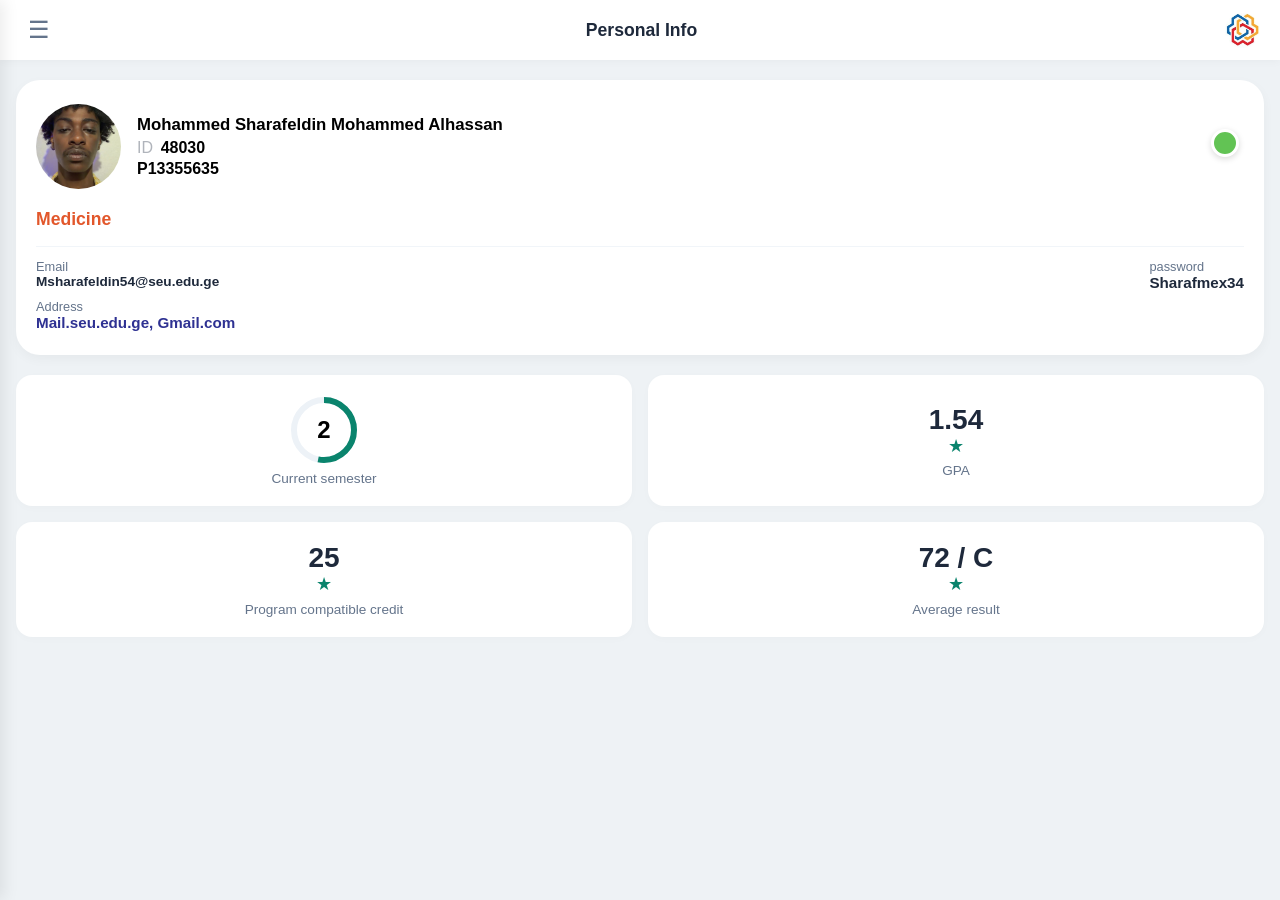
<file: personal-info.html>
<!DOCTYPE html>
<html lang="en">
<head>
   <meta charset="UTF-8">
    <meta name="viewport" content="width=device-width, initial-scale=1.0">
    <title>SEU Portal - Personal Info</title>
    <link rel="stylesheet" href="seu.css">
    <style>
        :root {
            --bg-dash: #eef2f5;
            --card-bg: #ffffff;
            --text-main: #1e293b;
            --text-muted: #64748b;
            --border-color: #e2e8f0;
            --orange-brand: #e2572b;
            --radius-lg: 24px;
        }
        * { box-sizing: border-box; margin: 0; padding: 0; font-family: -apple-system, sans-serif; }
        body { background-color: var(--bg-dash); min-height: 100vh; padding-top: 60px; }
        .hidden { display: none !important; }

        /* Navbar */
        .dash-navbar { background: #fff; display: flex; justify-content: space-between; align-items: center; padding: 0.75rem 1.25rem; box-shadow: 0 2px 8px rgba(0,0,0,0.03); position: fixed; top:0; left:0; right:0; height:60px; z-index: 100; }
        .menu-btn { font-size: 1.5rem; background: none; border: none; cursor: pointer; color: var(--text-muted); }
        .seu-dash-logo { width: 35px; height: 35px; border-radius: 50%; object-fit: cover; }

        /* Sidebar */
        .sidebar { position: fixed; top: 0; left: -280px; width: 280px; height: 100vh; background: #fff; box-shadow: 4px 0 15px rgba(0,0,0,0.08); z-index: 200; display: flex; flex-direction: column; transition: left 0.3s ease; }
        .sidebar.open { left: 0; }
        .sidebar-overlay { position: fixed; top: 0; left: 0; width: 100vw; height: 100vh; background: rgba(0,0,0,0.3); z-index: 150; }
        .sidebar-user-header { display: flex; justify-content: space-between; align-items: center; padding: 1.25rem; }
        .avatar-placeholder { width: 45px; height: 45px; border-radius: 50%; object-fit: cover; }
        .sidebar-menu-list { list-style: none; padding: 0 0.5rem; }
        .menu-item { padding: 0.75rem 1rem; display: flex; align-items: center; gap: 0.75rem; cursor: pointer; border-radius: 8px; color: #475569; }
        .menu-item.active { background: var(--orange-brand); color: #fff; }

        /* الهيدر الموزون للتلفون كربون من الصورتين المرفقتين */
        .personal-info-header {
            background-color: #fff;
            border-radius: var(--radius-lg);
            margin: 1.25rem 1rem;
            padding: 1.5rem 1.25rem;
            box-shadow: 0 4px 12px rgba(0,0,0,0.04);
            position: relative;
        }
        .profile-container-flex {
            display: flex;
            align-items: center;
            gap: 1rem;
            width: 100%;
            position: relative;
        }
        .profile-big-avatar {
            width: 85px;
            height: 85px;
            border-radius: 50%;
            object-fit: cover;
        }
        
        /* الدائرة الخضراء البعيدة المظبوطة مقاس تلفون */
        .status-dot-phone {
            position: absolute;
            right: 5px;
            top: 25px;
            width: 28px;
            height: 28px;
            background-color: #62c354;
            border-radius: 50%;
            border: 3px solid #fff;
            box-shadow: 0 2px 6px rgba(0,0,0,0.15);
        }
        .profile-text-block { display: flex; flex-direction: column; gap: 0.2rem; }
        .profile-text-block h2 { font-size: 1.05rem; font-weight: 700; color: #000; }
        
        /* الـ ID الشفاف والخطوط الغامقة الواضحة كربون */
        .id-label-transparent { font-size: 1rem; color: rgba(30, 41, 59, 0.35); font-weight: 500; }
        .id-value-dark { color: #000000; font-weight: 700; margin-left: 0.2rem; }
        .passport-value-dark { display: block; font-size: 1rem; color: #000000; font-weight: 700; }

        .profile-faculty-title { color: var(--orange-brand); font-weight: 700; font-size: 1.1rem; margin: 1.25rem 0 0.5rem 0; }
        .profile-details-row { display: flex; justify-content: space-between; margin-top: 1rem; border-top: 1px solid #f1f5f9; padding-top: 0.75rem; }
        .info-label { font-size: 0.8rem; color: var(--text-muted); }
        .info-value { font-size: 0.95rem; font-weight: 700; color: var(--text-main); }

        /* Stats Grid */
        .stats-grid { display: grid; grid-template-columns: repeat(2, 1fr); gap: 1rem; padding: 0 1rem 2rem 1rem; }
        .stat-card { background: #fff; border-radius: 16px; padding: 1.25rem; text-align: center; box-shadow: 0 2px 8px rgba(0,0,0,0.02); display: flex; flex-direction: column; align-items: center; justify-content: center; }
        .stat-number { font-size: 1.75rem; font-weight: 700; color: #1e293b; }
        .stat-star { color: #0a846d; font-size: 1.1rem; }
        .stat-sub { font-size: 0.85rem; font-weight: 500; color: var(--text-muted); margin-top: 0.4rem; }

        .progress-circle { position: relative; width: 70px; height: 70px; display: flex; align-items: center; justify-content: center; }
        .progress-circle svg { transform: rotate(-90deg); width: 100%; height: 100%; }
        .progress-circle circle { fill: none; stroke-width: 6; }
        .progress-circle .bg { stroke: #edf2f7; }
        .progress-circle .bar { stroke: #0a846d; stroke-dasharray: 220; stroke-dashoffset: 120; }
        .circle-text { position: absolute; font-size: 1.5rem; font-weight: 700; }
    </style>
</head>
<body>

    <nav class="dash-navbar">
        <button class="menu-btn" onclick="toggleSidebar()">☰</button>
        <span class="nav-center">Personal Info</span>
        <img src="seu-logo.png.jpg" alt="Profile" class="seu-dash-logo">
    </nav>

    <div class="sidebar-overlay hidden" id="sidebarOverlay" onclick="toggleSidebar()"></div>

    <aside class="sidebar" id="sidebarMenu">
        <div class="sidebar-user-header">
            <div class="user-info-block">
                <img src="WhatsApp Image 2026-06-28 at 13.19.16.jpeg" alt="Avatar" class="avatar-placeholder">
                <div class="user-names">
                    <span>Mohammed Sharafeldin Mohammed Alhassan </span>
                </div>
            </div>
            <button style="background:none; border:none; font-size:1.5rem; color:#94a3b8;" onclick="toggleSidebar()">×</button>
        </div>
        <ul class="sidebar-menu-list">
            <li class="menu-item" onclick="location.href='dashboard.html'">⚃ Dashboard</li>
            <li class="menu-item active" onclick="location.href='personal-info.html'">👤 Personal info. Doc. Logs</li>
        </ul>
    </aside>

    <div class="personal-info-header">
        <div class="profile-container-flex">
            <img src="WhatsApp Image 2026-06-28 at 13.19.16.jpeg" alt="Mohammed Sharafeldin" class="profile-big-avatar">
            
            <div class="profile-text-block">
                <h2>Mohammed Sharafeldin Mohammed Alhassan</h2>
                <div>
                    <span class="id-label-transparent">ID</span>
                    <span class="id-value-dark">48030</span>
                </div>
                <span class="passport-value-dark">P13355635</span>
            </div>

            <div class="status-dot-phone"></div>
        </div>
        
        <div class="profile-faculty-title">Medicine</div>
        
        <div class="profile-details-row">
            <div>
                <div class="info-label">Email</div>
                <div class="info-value" style="text-transform: none; font-size:0.85rem;">Msharafeldin54@seu.edu.ge</div>
            </div>
            <div>
                <div class="info-label">password</div>
                <div class="info-value">Sharafmex34</div>
            </div>
        </div>
        <div style="text-align: left; margin-top: 0.5rem;">
            <div class="info-label">Address</div>
            <div class="info-value" style="color: #2e3192;">Mail.seu.edu.ge, Gmail.com</div>
        </div>
    </div>

    <div class="stats-grid">
        <div class="stat-card">
            <div class="progress-circle">
                <svg><circle class="bg" cx="35" cy="35" r="30"></circle><circle class="bar" cx="35" cy="35" r="30"></circle></svg>
                <div class="circle-text">2</div>
            </div>
            <div class="stat-sub">Current semester</div>
        </div>
        <div class="stat-card">
            <div class="stat-number">1.54</div>
            <div class="stat-star">★</div>
            <div class="stat-sub">GPA</div>
        </div>
        <div class="stat-card">
            <div class="stat-number">25</div>
            <div class="stat-star">★</div>
            <div class="stat-sub">Program compatible credit</div>
        </div>
        <div class="stat-card">
            <div class="stat-number">72 / C</div>
            <div class="stat-star">★</div>
            <div class="stat-sub">Average result</div>
        </div>
    </div>

  <script>
    function toggleSidebar() {
        document.getElementById('sidebarMenu').classList.toggle('open');
        document.getElementById('sidebarOverlay').classList.toggle('hidden');
    }
</script>
</body>
</html>
</file>
<file: seu.css>
:root {
    --primary-color: #2e3192;
    --primary-hover: #1e2061;
    --bg-login: #f4f6f9;
    --bg-dash: #eef2f5;
    --card-bg: #ffffff;
    --text-main: #1e293b;
    --text-muted: #64748b;
    --border-color: #e2e8f0;
    --input-focus: #3b82f6;
    --shadow-md: 0 10px 25px -5px rgba(0, 0, 0, 0.05);
    --radius-lg: 24px;
    --radius-md: 12px;
    --text-green: #0a846d;
    --orange-brand: #e2572b;
    --icon-gray: #94a3b8; /* الرمادي الأنيق الموحد للأيقونات بدلاً من الإيموجي الملّون */
    --transition-smooth: all 0.3s cubic-bezier(0.4, 0, 0.2, 1);
}

* {
    box-sizing: border-box;
    margin: 0;
    padding: 0;
}

body.login-mode {
    background-color: var(--bg-login);
    display: flex;
    flex-direction: column;
    justify-content: space-between;
    align-items: center;
    padding: 2.5rem 1rem;
    min-height: 100vh;
    font-family: -apple-system, BlinkMacSystemFont, "Segoe UI", Roboto, Helvetica, Arial, sans-serif;
}

body.dashboard-mode {
    background-color: var(--bg-dash);
    display: block;
    min-height: 100vh;
    padding: 0;
    font-family: -apple-system, BlinkMacSystemFont, "Segoe UI", Roboto, Helvetica, Arial, sans-serif;
}

.hidden { display: none !important; }

/* ==========================================================================
   ستيلات الـ Sidebar وقسم الكبسولة حقت اللغات
   ========================================================================== */
.sidebar {
    position: fixed;
    top: 0;
    left: -280px;
    width: 280px;
    height: 100vh;
    background-color: #ffffff;
    box-shadow: 4px 0 15px rgba(0,0,0,0.08);
    z-index: 100;
    display: flex;
    flex-direction: column;
    transition: var(--transition-smooth);
    overflow-y: auto;
}

.sidebar.open {
    left: 0;
}

.sidebar-overlay {
    position: fixed;
    top: 0;
    left: 0;
    width: 100vw;
    height: 100vh;
    background-color: rgba(0,0,0,0.3);
    z-index: 99;
}

.sidebar-user-header {
    display: flex;
    justify-content: space-between;
    align-items: flex-start;
    padding: 1.25rem;
}

.user-info-block {
    display: flex;
    align-items: center;
    gap: 0.75rem;
}

.avatar-placeholder {
    width: 45px;
    height: 45px;
    border-radius: 50%;
    background-color: #cbd5e1;
    background-size: cover;
}

.user-names {
    display: flex;
    flex-direction: column;
}

.user-full-name {
    font-size: 0.95rem;
    font-weight: 700;
    color: #1e293b;
}

.user-last-name {
    font-size: 0.9rem;
    font-weight: 600;
    color: #334155;
}

.close-sidebar-btn {
    background: none;
    border: none;
    font-size: 1.5rem;
    color: #94a3b8;
    cursor: pointer;
}

.faculty-badge {
    font-size: 0.85rem;
    font-weight: 700;
    color: #334155;
    padding: 0.2rem 1.25rem 0.75rem 1.25rem;
}

.sidebar-menu-list {
    list-style: none;
    padding: 0 0.5rem;
    display: flex;
    flex-direction: column;
}

.menu-item {
    display: flex;
    align-items: center;
    padding: 0.75rem 0.75rem;
    font-size: 0.95rem;
    font-weight: 600;
    color: #475569;
    border-radius: 8px;
    cursor: pointer;
    position: relative;
}

.menu-item:hover { background-color: #f8fafc; }
.menu-item.active { background-color: var(--orange-brand); color: #ffffff; }

.menu-icon {
    margin-right: 0.75rem;
    font-size: 1.15rem;
    width: 22px;
    text-align: center;
    color: var(--icon-gray);
    display: inline-block;
}

.menu-item.active .menu-icon { color: #ffffff; }

.notif-badge {
    position: absolute;
    right: 12px;
    background-color: var(--orange-brand);
    color: white;
    font-size: 0.75rem;
    font-weight: 700;
    padding: 2px 6px;
    border-radius: 10px;
}
.menu-item.active .notif-badge { background-color: #ffffff; color: var(--orange-brand); }

.menu-divider {
    border-top: 1px dashed #cbd5e1;
    margin: 0.75rem 0.5rem;
    height: 0;
}

/* ستيل الكبسولة المطابق تماماً للصورة image_707b5d.png تحت الخط طوالي */
.sidebar-lang-pill-container {
    margin: 0.5rem 1rem 1.5rem 1rem;
    background-color: #f1f5f9; /* الخلفية الرمادية الفاتحة للحاوية */
    padding: 4px;
    border-radius: 30px;
    display: flex;
    align-items: center;
    gap: 4px;
}

.lang-pill-btn {
    flex: 1;
    display: flex;
    align-items: center;
    justify-content: center;
    gap: 0.5rem;
    padding: 0.6rem 0.75rem;
    font-size: 0.85rem;
    font-weight: 700;
    color: #334155;
    border: none;
    background: transparent;
    border-radius: 24px;
    cursor: pointer;
    transition: var(--transition-smooth);
}

.lang-pill-btn.active {
    background-color: #ffffff;
    box-shadow: 0 2px 6px rgba(0, 0, 0, 0.06);
    color: #1e293b;
}

.flag-pill-img {
    width: 18px;
    height: 18px;
    border-radius: 50%;
    object-fit: cover;
    display: inline-block;
}

/* ==========================================================================
   بقية ستيلات الصفحات (Login + Dashboard Content)
   ========================================================================== */
.portal-container { width: 100%; max-width: 400px; margin: auto; display: flex; flex-direction: column; align-items: center; }
.brand-header { text-align: center; margin-bottom: 1.5rem; }
.seu-real-logo { width: 95px; height: auto; display: block; margin: 0 auto; }
.brand-subtext { font-size: 0.8rem; font-weight: 700; color: var(--text-muted); text-transform: uppercase; letter-spacing: 0.1em; }
.portal-title { font-size: 1.75rem; font-weight: 700; color: var(--text-main); text-align: center; margin-bottom: 1.5rem; }
.login-card { background-color: var(--card-bg); width: 100%; padding: 2.5rem 2rem; border-radius: var(--radius-lg); box-shadow: var(--shadow-md); }
.form-group { margin-bottom: 1.25rem; }
.input-field { width: 100%; padding: 1.1rem 1.2rem; font-size: 1rem; border: 1px solid var(--border-color); border-radius: var(--radius-md); outline: none; }
.input-field:focus { border-color: var(--input-focus); }
.btn-submit { width: 100%; padding: 1rem; font-size: 1.05rem; font-weight: 600; color: #ffffff; background-color: var(--primary-color); border: none; border-radius: var(--radius-md); cursor: pointer; }
.btn-submit:hover { background-color: var(--primary-hover); }
.form-options { margin-top: 1.25rem; }
.link-forgot { font-size: 0.9rem; color: var(--text-muted); text-decoration: none; }
.link-forgot:hover { text-decoration: underline; color: var(--primary-color); }

.lang-switcher-container { display: flex; gap: 0.75rem; width: 100%; margin-top: 1.25rem; }
.btn-lang { flex: 1; display: flex; align-items: center; justify-content: center; gap: 0.6rem; padding: 0.9rem; background-color: var(--card-bg); border: 1px solid var(--border-color); border-radius: var(--radius-md); font-size: 0.95rem; font-weight: 500; cursor: pointer; }
.btn-lang.active { border: 2px solid var(--primary-color); color: var(--primary-color); font-weight: 600; }
.flag-circle { width: 22px; height: 22px; border-radius: 50%; object-fit: cover; }

.app-store-footer { display: flex; justify-content: center; gap: 0.6rem; margin-top: 2rem; width: 100%; }
.badge-link { display: flex; align-items: center; justify-content: center; text-decoration: none; transition: var(--transition-smooth); }
.badge-link:hover { transform: translateY(-2px); }
.store-badge-img { width: 130px; height: auto; object-fit: contain; display: block; }

.dash-navbar { background-color: #ffffff; display: flex; justify-content: space-between; align-items: center; padding: 0.75rem 1.25rem; box-shadow: 0 2px 8px rgba(0,0,0,0.03); position: sticky; top: 0; z-index: 10; }
.menu-btn { font-size: 1.5rem; background: none; border: none; cursor: pointer; color: var(--text-muted); padding: 0 0.5rem; }
.nav-center { font-size: 1.1rem; font-weight: 600; color: var(--text-main); }
.seu-dash-logo { width: 32px; height: auto; }

.dash-grid { display: grid; grid-template-columns: repeat(2, 1fr); gap: 1rem; padding: 1.25rem; max-width: 800px; margin: 0 auto; }
.grid-col-2 { grid-column: span 2; }
.dash-card { background-color: var(--card-bg); border-radius: 16px; padding: 1.25rem; box-shadow: 0 4px 12px rgba(0, 0, 0, 0.02); display: flex; flex-direction: column; }
.card-header { display: flex; justify-content: space-between; align-items: center; margin-bottom: 1rem; }
.card-title { font-size: 1.05rem; font-weight: 700; color: var(--text-main); }

.card-nav-btns { display: flex; gap: 0.5rem; }
.nav-arrow { width: 32px; height: 32px; border-radius: 50%; border: 1px solid #e2e8f0; background-color: #ffffff; color: #1e293b; font-size: 1.1rem; font-weight: 400; display: flex; align-items: center; justify-content: center; cursor: pointer; padding-bottom: 2px; transition: var(--transition-smooth); }
.nav-arrow:hover { background-color: #f8fafc; border-color: #cbd5e1; }

.timetable-content { display: flex; flex-direction: column; gap: 0.4rem; }
.time-row { display: flex; gap: 1rem; align-items: center; margin-bottom: 0.25rem; }
.time-badge { font-size: 1.4rem; font-weight: 700; color: var(--text-green); }
.day-badge { font-size: 1.2rem; font-weight: 600; }
.subject-title { font-size: 1.1rem; font-weight: 600; color: #334155; }
.prof-name, .room-info, .duration, .session-type { font-size: 0.9rem; color: var(--text-muted); }

.balance-content { text-align: left; }
.balance-amount { font-size: 2.2rem; font-weight: 700; color: #000; margin-bottom: 0.1rem; }
.currency { font-size: 0.95rem; color: var(--text-muted); font-weight: 600; margin-bottom: 1rem; }
.debt-section { border-top: 1px solid var(--border-color); padding-top: 0.75rem; }
.debt-title { font-size: 0.95rem; color: var(--text-main); font-weight: 600; }
.debt-amount { font-size: 1.3rem; font-weight: 700; margin-top: 0.2rem; }

.command-box { background-color: #fafafa; border: 1px solid var(--border-color); padding: 0.85rem; border-radius: 12px; }
.cmd-id { font-size: 0.85rem; font-weight: 600; color: var(--text-muted); }
.cmd-text { font-size: 0.95rem; font-weight: 600; color: #334155; margin: 0.25rem 0; }
.cmd-date { font-size: 0.8rem; color: #94a3b8; }
.card-dots { display: flex; justify-content: center; gap: 0.4rem; margin-top: 1rem; }
.dot { width: 6px; height: 6px; background-color: #cbd5e1; border-radius: 50%; }
.dot.active { background-color: var(--input-focus); width: 14px; border-radius: 4px; }

.messages-table, .assignments-table { width: 100%; border-collapse: collapse; text-align: left; font-size: 0.9rem; }
.messages-table th, .assignments-table th { color: #94a3b8; font-weight: 600; padding-bottom: 0.5rem; }
.messages-table td, .assignments-table td { padding: 0.75rem 0; border-bottom: 1px solid #f1f5f9; color: #334155; font-weight: 500; }
.bg-highlight { background-color: #f8fafc; }
.geo-text { text-align: right; }
.subject-cell { font-weight: 600; color: var(--primary-color); }

.floating-chat-btn { position: fixed; bottom: 20px; right: 20px; background-color: var(--orange-brand); width: 50px; height: 50px; border-radius: 50%; display: flex; align-items: center; justify-content: center; color: #fff; font-size: 1.4rem; box-shadow: 0 4px 12px rgba(226,87,43,0.3); cursor: pointer; z-index: 90; }

.modal-overlay { position: fixed; top: 0; left: 0; width: 100%; height: 100%; background-color: rgba(0, 0, 0, 0.4); backdrop-filter: blur(4px); display: flex; align-items: center; justify-content: center; z-index: 100; padding: 1rem; }
.modal-card { background-color: #ffffff; width: 100%; max-width: 380px; padding: 2rem 1.5rem; border-radius: 12px; box-shadow: 0 20px 25px -5px rgba(0,0,0,0.1); text-align: center; }
.modal-card h2 { font-size: 1.6rem; font-weight: 700; color: #1e293b; margin-bottom: 1rem; }
.modal-text { font-size: 0.9rem; line-height: 1.5; color: #475569; margin-bottom: 1.5rem; font-weight: 500; text-align: left; }
.btn-modal-agree { width: 100%; padding: 0.85rem; background-color: #3b46a7; color: #fff; border: none; border-radius: 6px; font-size: 1rem; font-weight: 600; cursor: pointer; }

@media (max-width: 600px) {
    .dash-grid { grid-template-columns: 1fr; }
    .grid-col-2 { grid-column: span 1; }
}
.sidebar.open {
    left: 0 !important;
    z-index: 9999 !important; /* ده بيضمن إن القائمة تظهر فوق الداشبورد */
}
.sidebar-overlay.hidden {
    display: none !important;
}
.sidebar-overlay {
    position: fixed;
    top: 0; left: 0;
    width: 100%; height: 100%;
    background: rgba(0,0,0,0.5);
    z-index: 9998; /* أقل من الـ Sidebar بـ 1 */
}

/* تنسيق الـ Modal */
.modal-overlay {
    position: fixed;
    top: 0;
    left: 0;
    width: 100%;
    height: 100%;
    background: rgba(0, 0, 0, 0.5);
    display: flex;
    justify-content: center;
    align-items: center;
    z-index: 1000;
}
.modal-content {
    background: white;
    padding: 2.5rem; /* زدنا المسافة شوية عشان يكون مريح */
    border-radius: 20px; /* تدوير الحواف زي الأصل */
    width: 90%;
    max-width: 450px;
    text-align: center;
    box-shadow: 0 4px 20px rgba(0,0,0,0.15); /* ظل أنعم */
    font-family: 'Segoe UI', Tahoma, Geneva, Verdana, sans-serif; /* نوع الخط القريب للأصل */
}

/* لون زر الـ "I have read and agree" في الأصل أزرق غامق (Navy) */
.btn-submit {
    background-color: #2e3192; /* ده اللون الأزرق بتاع SEU */
    color: white;
    border: none;
    padding: 12px 24px;
    border-radius: 8px;
    font-weight: 600;
    cursor: pointer;
    width: 100%;
    margin-top: 1.5rem;
}

/* تنسيق النص جوه الـ Modal */
.modal-content h3 { 
    color: #1a1a1a; 
    font-size: 1.5rem; 
    margin-bottom: 1.5rem; 
}

.modal-content p { 
    color: #555; 
    line-height: 1.6; 
    font-size: 0.95rem; 
}
.modal-content {
    background: white;
    padding: 2rem;
    border-radius: 16px;
    width: 90%;
    max-width: 400px;
    text-align: center;
    box-shadow: 0 10px 25px rgba(0,0,0,0.2);
}

.modal-content h3 { margin-bottom: 1rem; color: var(--primary-color); }
.modal-content p { margin-bottom: 1.5rem; color: var(--text-muted); }
</file>
